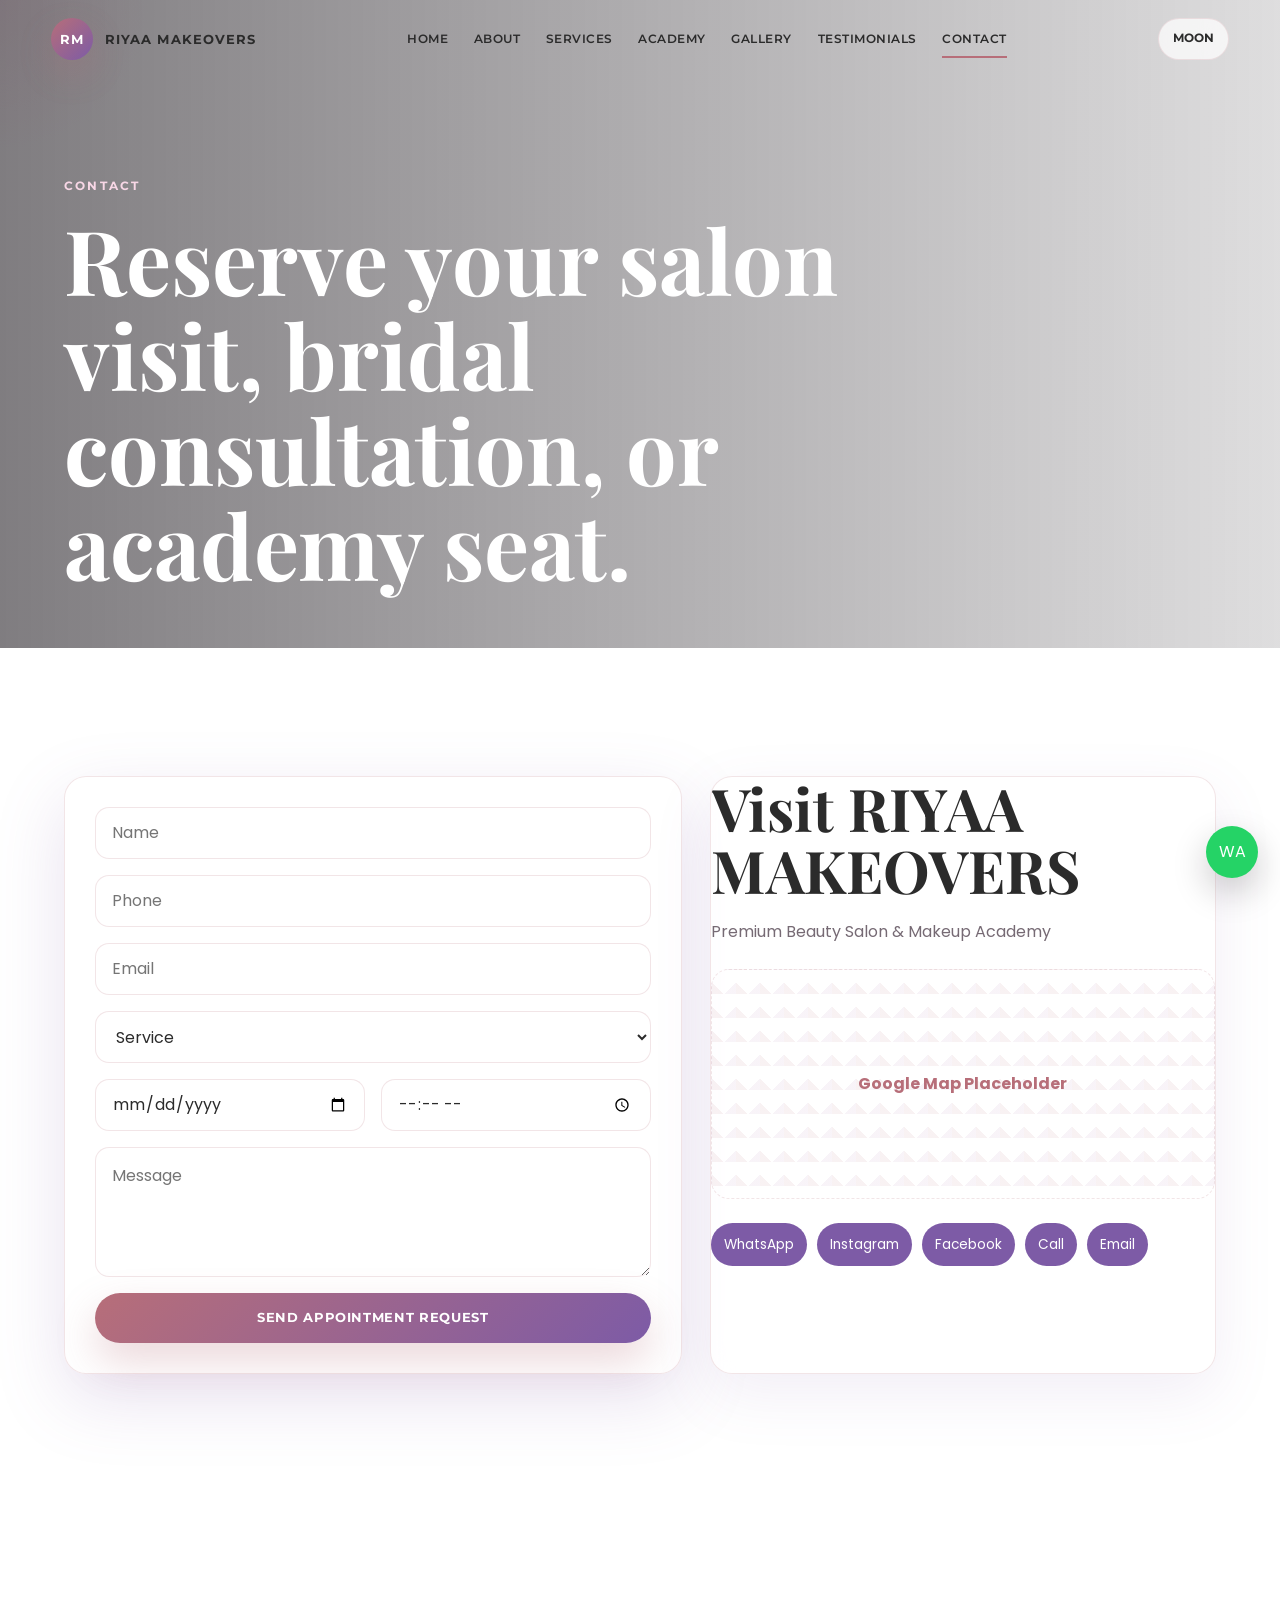
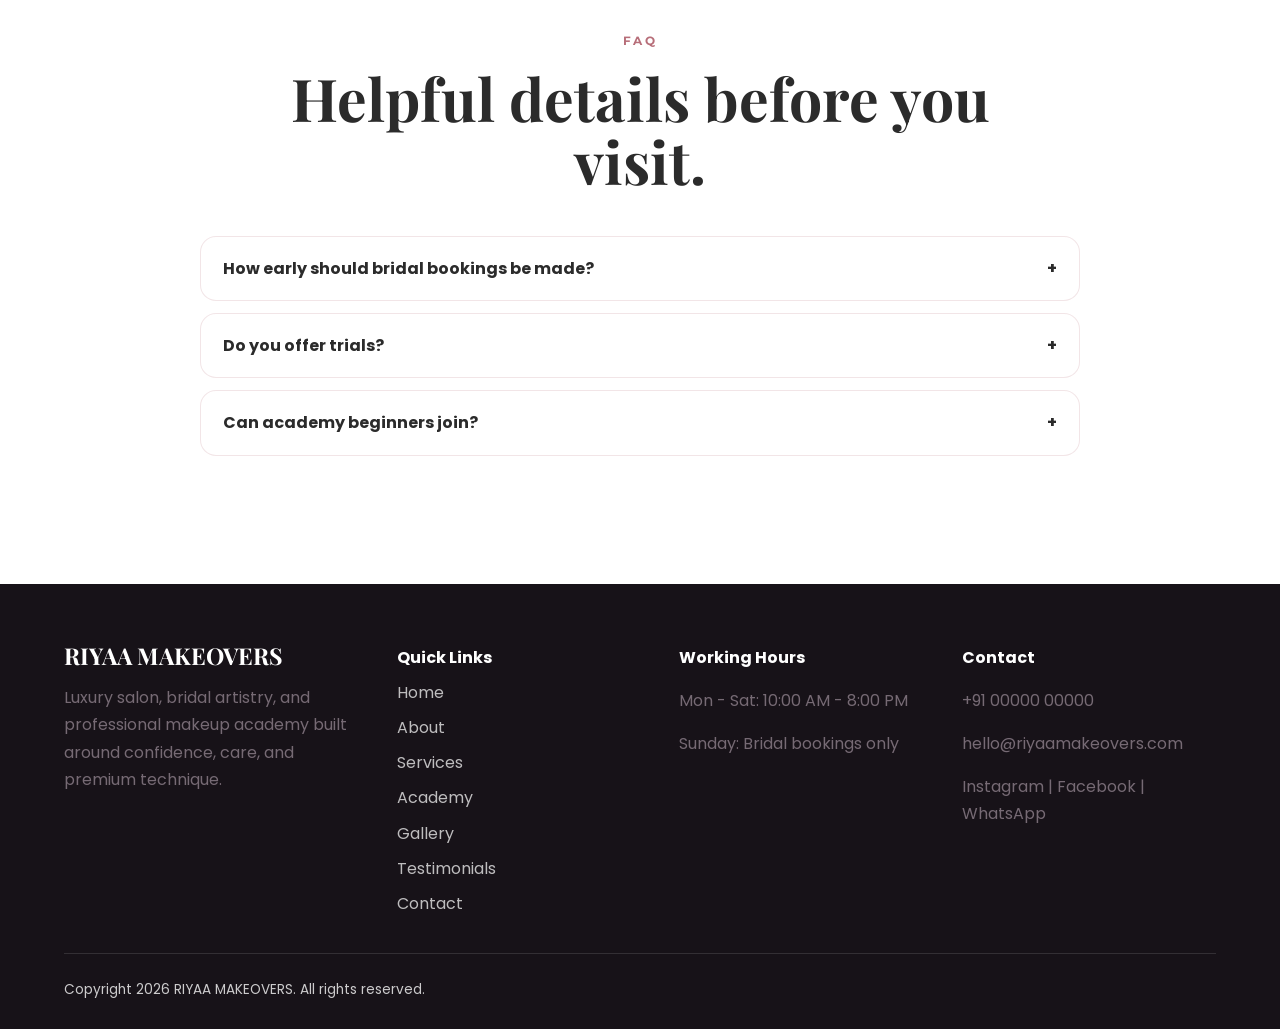
<file: contact.html>
<!DOCTYPE html>
<html lang="en">
<head>
  <meta charset="UTF-8">
  <meta name="viewport" content="width=device-width, initial-scale=1.0">
  <meta name="description" content="Contact RIYAA MAKEOVERS for salon services, bridal makeup, and academy enrollment.">
  <title>Contact | RIYAA MAKEOVERS</title>
  <link rel="preconnect" href="https://fonts.googleapis.com">
  <link rel="preconnect" href="https://fonts.gstatic.com" crossorigin>
  <link href="https://fonts.googleapis.com/css2?family=Montserrat:wght@500;600;700&family=Playfair+Display:wght@600;700;800&family=Poppins:wght@300;400;500;600&display=swap" rel="stylesheet">
  <link rel="stylesheet" href="css/style.css">
  <link rel="stylesheet" href="css/animations.css">
  <link rel="stylesheet" href="css/responsive.css">
</head>
<body>
  <div class="preloader" aria-hidden="true"><span>RIYAA</span></div>
  <div class="scroll-progress" aria-hidden="true"></div>
  <div class="cursor-glow" aria-hidden="true"></div>
  <header class="site-header" data-header></header>
  <main>
    <section class="page-hero contact-hero">
      <div class="page-hero-copy reveal fade-up">
        <p class="eyebrow">Contact</p>
        <h1>Reserve your salon visit, bridal consultation, or academy seat.</h1>
      </div>
    </section>
    <section class="section contact-layout">
      <form class="contact-form reveal fade-right" data-appointment-form>
        <input type="text" name="name" placeholder="Name" required>
        <input type="tel" name="phone" placeholder="Phone" required>
        <input type="email" name="email" placeholder="Email" required>
        <select name="service" required><option value="">Service</option><option>Bridal Makeup</option><option>Hair Spa</option><option>Facial</option><option>Academy</option></select>
        <div class="form-row"><input type="date" name="date" required><input type="time" name="time" required></div>
        <textarea name="message" placeholder="Message"></textarea>
        <button class="btn btn-primary" type="submit">Send Appointment Request</button>
      </form>
      <aside class="contact-card reveal fade-left">
        <h2>Visit RIYAA MAKEOVERS</h2>
        <p>Premium Beauty Salon & Makeup Academy</p>
        <div class="map-placeholder">Google Map Placeholder</div>
        <div class="social-actions">
          <a href="https://wa.me/910000000000">WhatsApp</a>
          <a href="https://instagram.com/">Instagram</a>
          <a href="https://facebook.com/">Facebook</a>
          <a href="tel:+910000000000">Call</a>
          <a href="mailto:hello@riyaamakeovers.com">Email</a>
        </div>
      </aside>
    </section>
    <section class="section faq-section">
      <div class="section-heading reveal fade-up"><p class="eyebrow">FAQ</p><h2>Helpful details before you visit.</h2></div>
      <div class="faq-list" data-faq>
        <button>How early should bridal bookings be made?<span>+</span></button>
        <p>For peak wedding dates, reserve 6 to 10 weeks in advance.</p>
        <button>Do you offer trials?<span>+</span></button>
        <p>Yes, bridal and reception trial consultations are available by appointment.</p>
        <button>Can academy beginners join?<span>+</span></button>
        <p>Yes, the Basic to Advanced program is designed for beginners and growing artists.</p>
      </div>
    </section>
  </main>
  <footer class="site-footer"></footer>
  <div class="toast" data-toast>Appointment request sent beautifully.</div>
  <a class="whatsapp-float" href="https://wa.me/910000000000" aria-label="Chat on WhatsApp">WA</a>
  <button class="back-to-top" type="button" data-back-top aria-label="Back to top">Up</button>
  <script src="js/main.js"></script>
  <script src="js/animations.js"></script>
  <script src="js/appointment.js"></script>
</body>
</html>
</file>
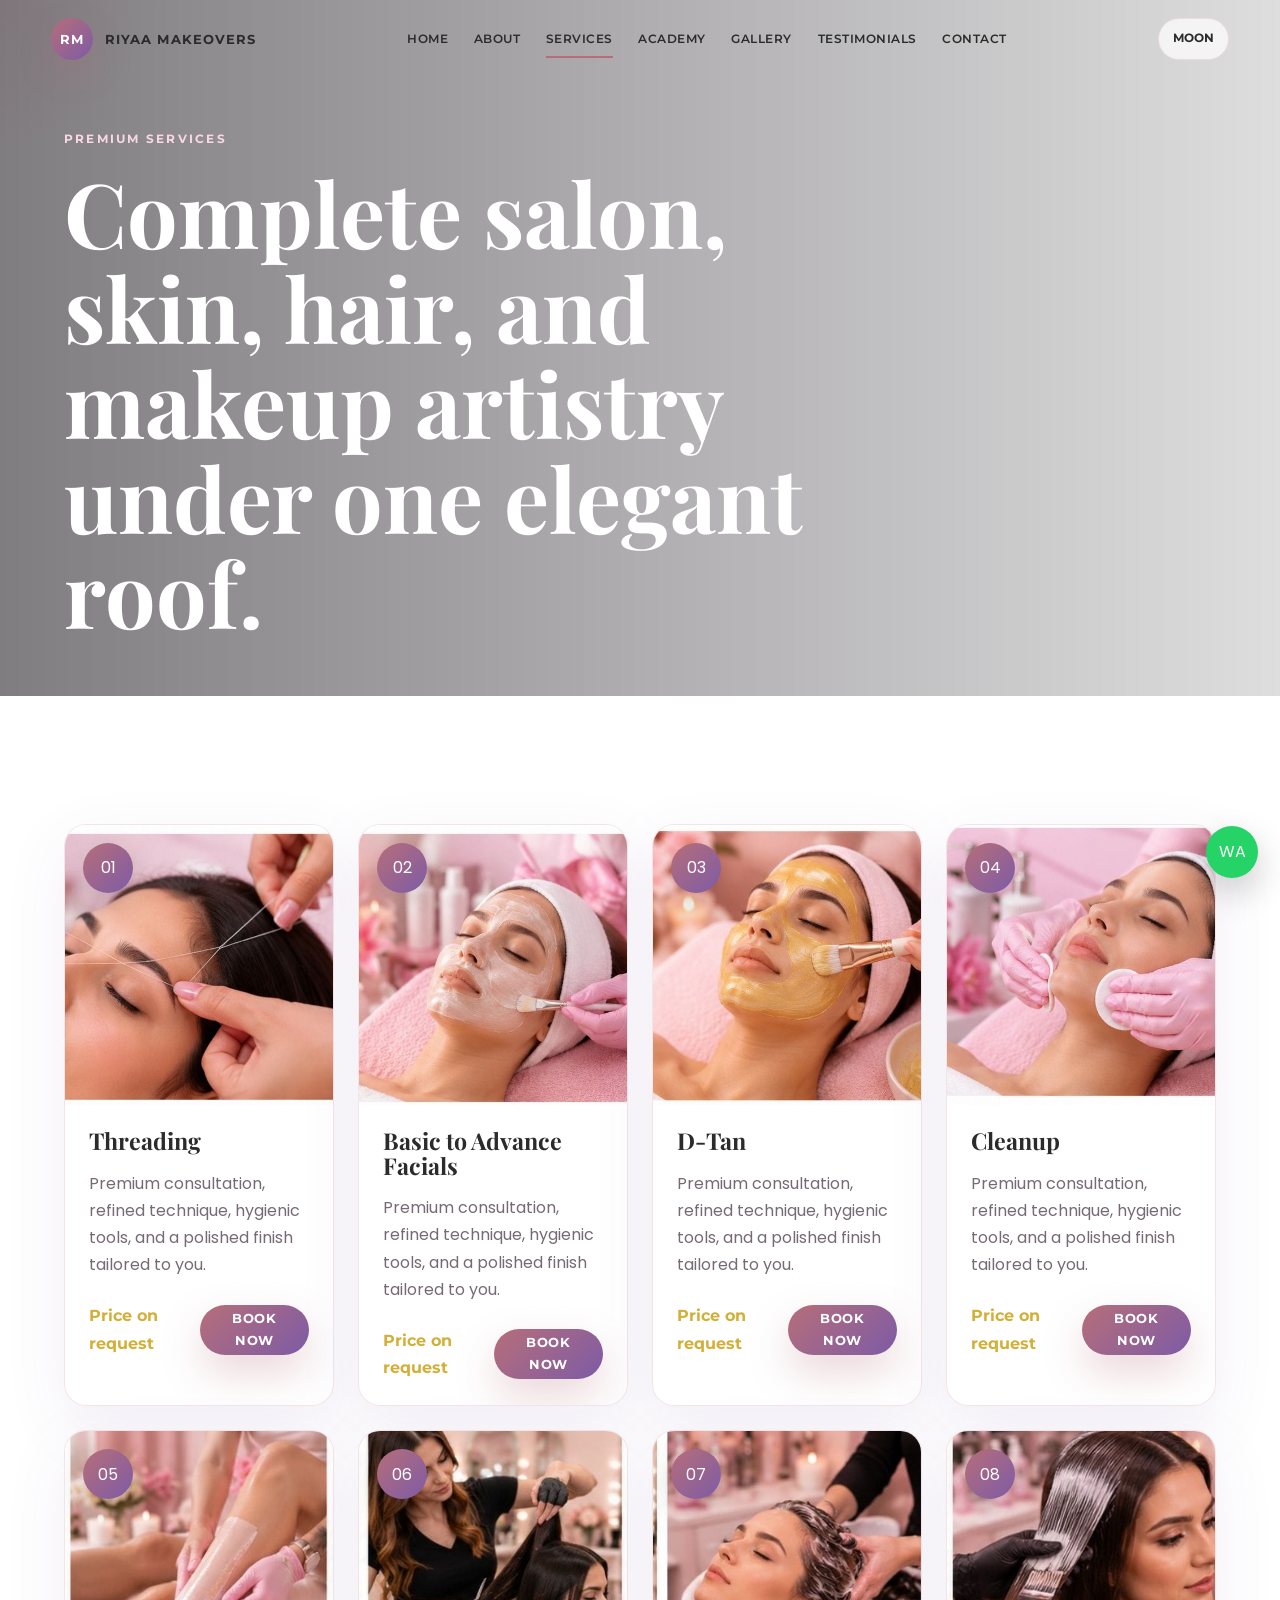
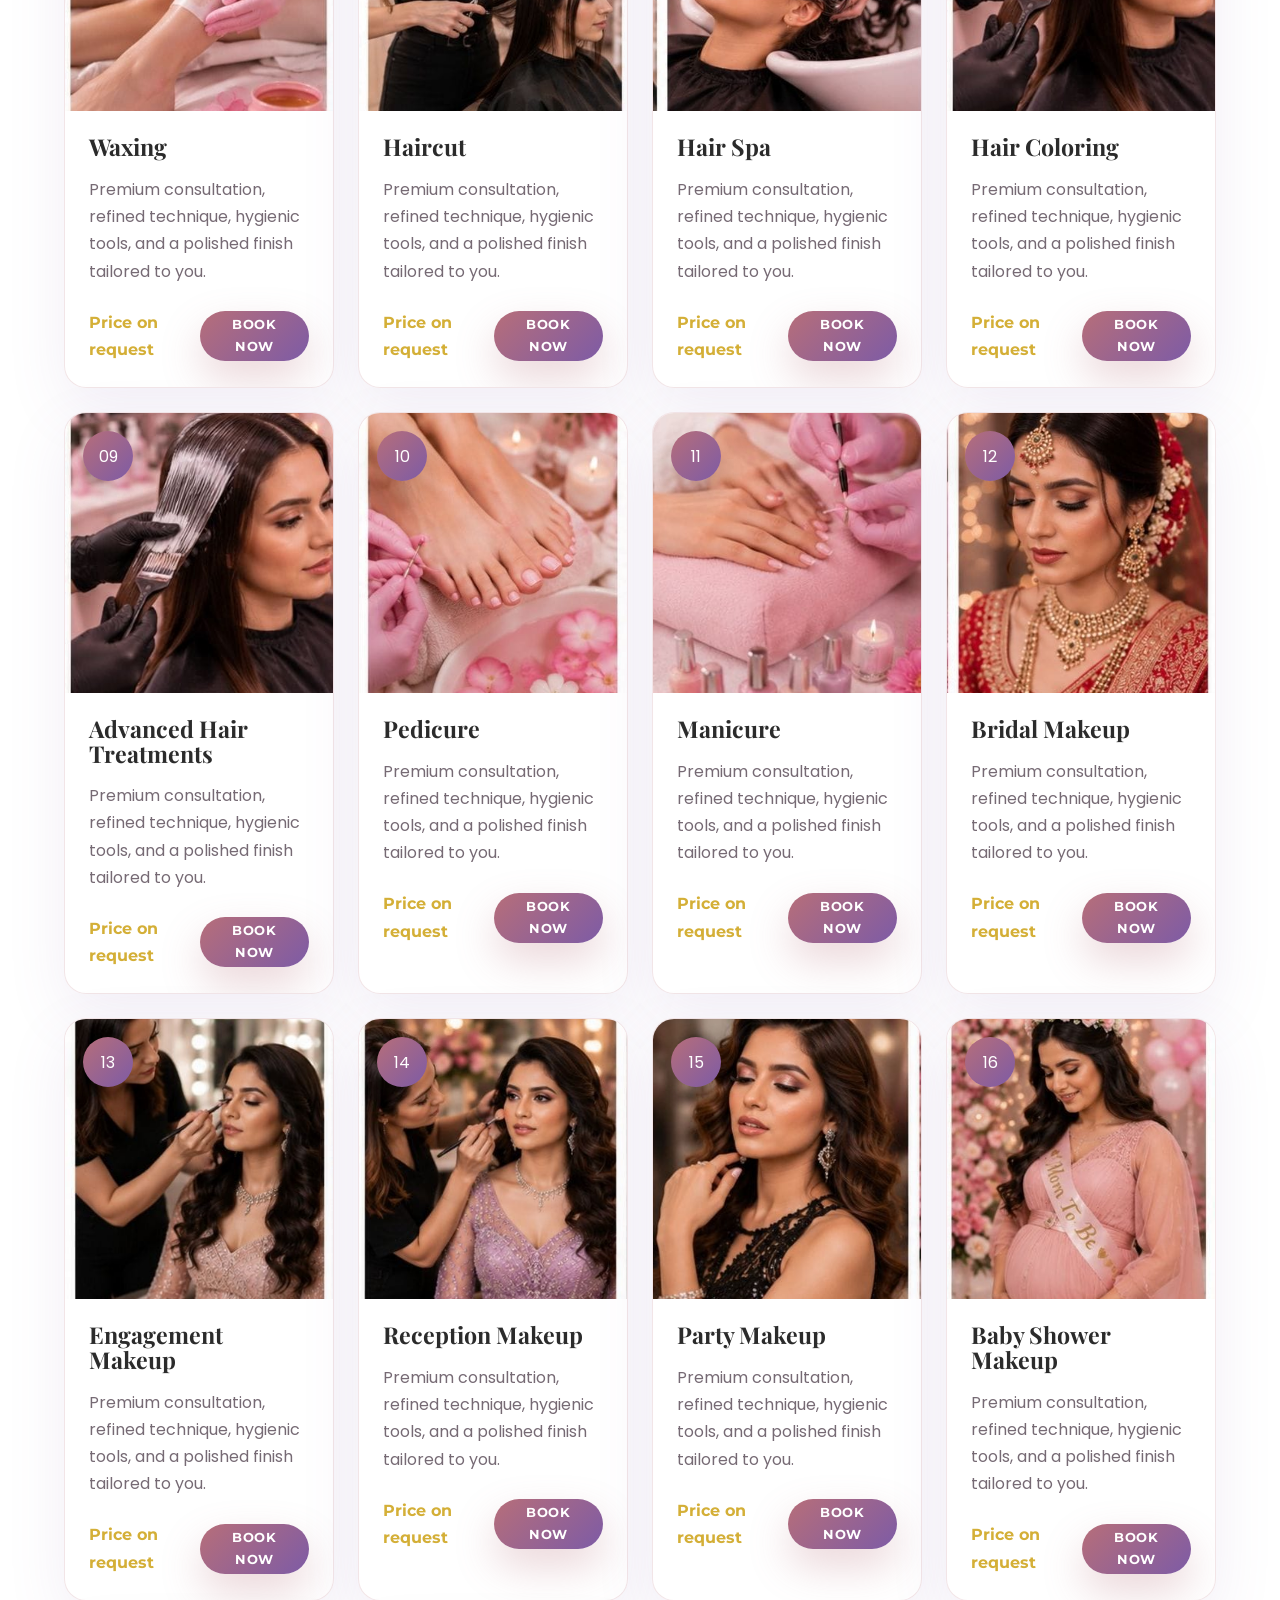
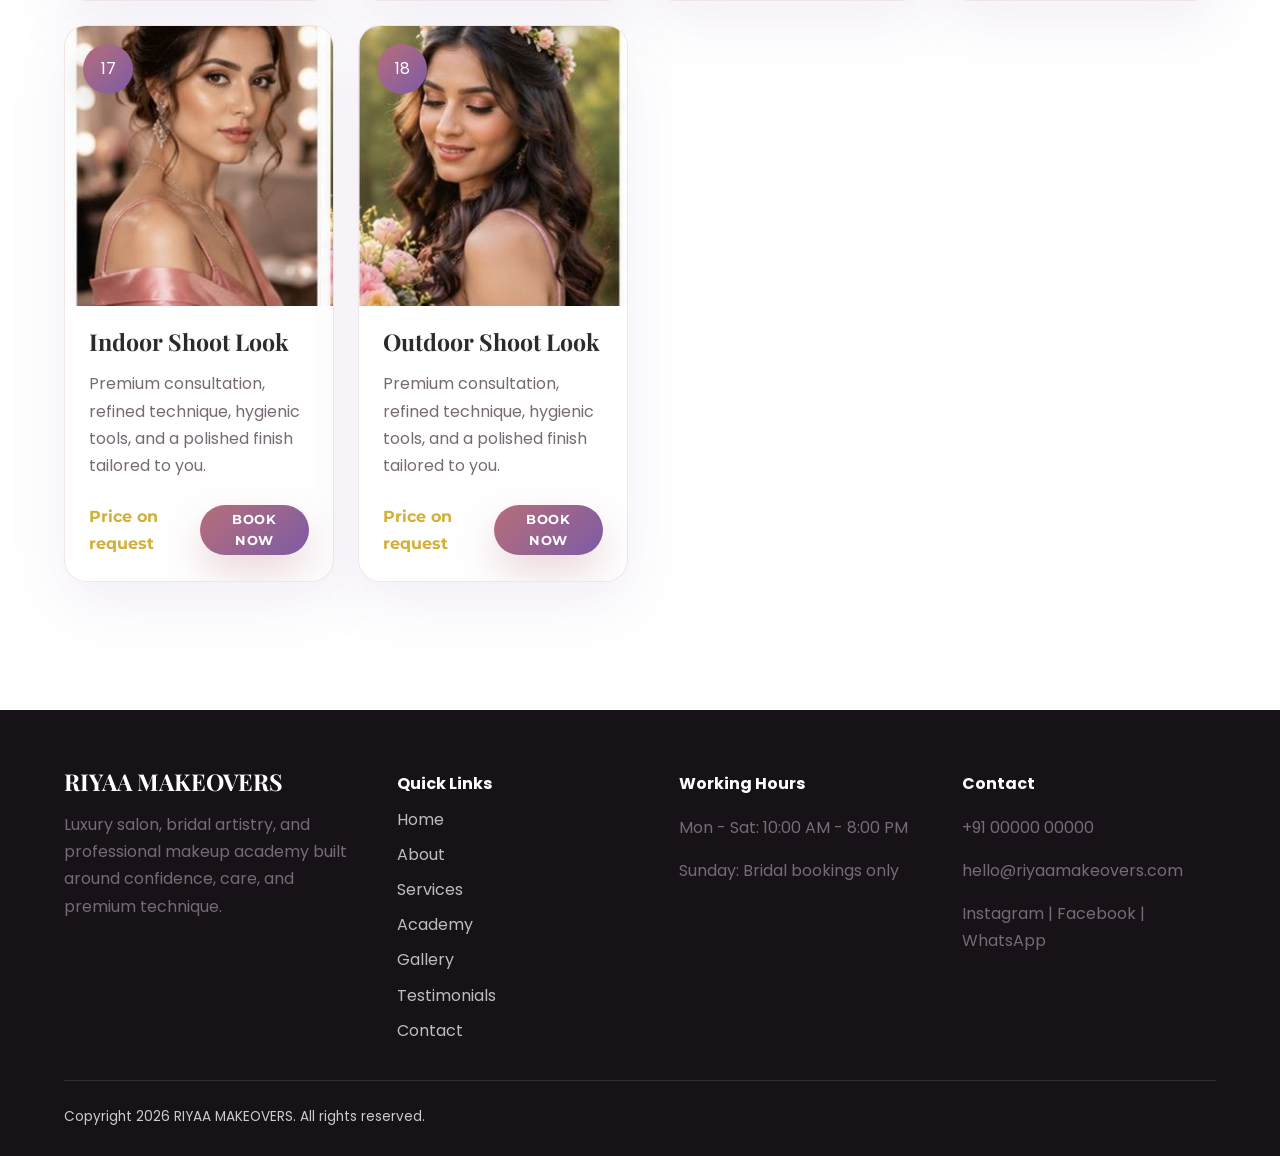
<file: services.html>
<!DOCTYPE html>
<html lang="en">
<head>
  <meta charset="UTF-8">
  <meta name="viewport" content="width=device-width, initial-scale=1.0">
  <meta name="description" content="Explore salon, hair, skin, bridal, and makeup services at RIYAA MAKEOVERS.">
  <title>Services | RIYAA MAKEOVERS</title>
  <link rel="preconnect" href="https://fonts.googleapis.com">
  <link rel="preconnect" href="https://fonts.gstatic.com" crossorigin>
  <link href="https://fonts.googleapis.com/css2?family=Montserrat:wght@500;600;700&family=Playfair+Display:wght@600;700;800&family=Poppins:wght@300;400;500;600&display=swap" rel="stylesheet">
  <link rel="stylesheet" href="css/style.css">
  <link rel="stylesheet" href="css/animations.css">
  <link rel="stylesheet" href="css/responsive.css">
</head>
<body>
  <div class="preloader" aria-hidden="true"><span>RIYAA</span></div>
  <div class="scroll-progress" aria-hidden="true"></div>
  <div class="cursor-glow" aria-hidden="true"></div>
  <header class="site-header" data-header></header>
  <main>
    <section class="page-hero services-hero">
      <div class="page-hero-copy reveal fade-up">
        <p class="eyebrow">Premium Services</p>
        <h1>Complete salon, skin, hair, and makeup artistry under one elegant roof.</h1>
      </div>
    </section>
    <section class="section">
      <div class="services-grid" data-services-grid></div>
    </section>
  </main>
  <footer class="site-footer"></footer>
  <div class="booking-modal" data-booking-modal aria-hidden="true">
    <div class="modal-card" role="dialog" aria-modal="true" aria-label="Book appointment">
      <button class="modal-close" type="button" data-close-booking aria-label="Close booking">Close</button>
      <h2>Book a Service</h2>
      <form class="appointment-form" data-appointment-form>
        <input type="text" name="name" placeholder="Name" required>
        <input type="tel" name="phone" placeholder="Phone" required>
        <input type="date" name="date" required>
        <button class="btn btn-primary" type="submit">Send Request</button>
      </form>
    </div>
  </div>
  <div class="toast" data-toast>Appointment request sent beautifully.</div>
  <a class="whatsapp-float" href="https://wa.me/910000000000" aria-label="Chat on WhatsApp">WA</a>
  <button class="back-to-top" type="button" data-back-top aria-label="Back to top">Up</button>
  <script src="js/main.js"></script>
  <script src="js/animations.js"></script>
  <script src="js/appointment.js"></script>
</body>
</html>
</file>
<file: css/style.css>
:root {
  --rose: #b76e79;
  --lavender: #c8a2c8;
  --pink: #f8d7e6;
  --white: #ffffff;
  --soft: #fff8fa;
  --text: #2b2b2b;
  --purple: #7d5ba6;
  --gold: #d4af37;
  --ink: #171218;
  --muted: #766a74;
  --line: rgba(183, 110, 121, 0.18);
  --glass: rgba(255, 255, 255, 0.72);
  --shadow: 0 24px 70px rgba(125, 91, 166, 0.18);
  --radius: 22px;
}

* {
  box-sizing: border-box;
}

html {
  scroll-behavior: smooth;
}

body {
  margin: 0;
  color: var(--text);
  background: var(--white);
  font-family: "Poppins", sans-serif;
  line-height: 1.7;
  overflow-x: hidden;
}

body.dark {
  --white: #151016;
  --soft: #211822;
  --text: #f7edf2;
  --muted: #cdbec9;
  --glass: rgba(38, 27, 40, 0.74);
  --line: rgba(248, 215, 230, 0.16);
  background: #151016;
}

img {
  display: block;
  width: 100%;
  height: 100%;
  object-fit: cover;
}

a {
  color: inherit;
  text-decoration: none;
}

button,
input,
select,
textarea {
  font: inherit;
}

h1,
h2,
h3 {
  margin: 0;
  color: var(--text);
  font-family: "Playfair Display", serif;
  line-height: 1.06;
}

h1 {
  font-size: clamp(3rem, 7vw, 7rem);
  letter-spacing: 0;
}

h2 {
  font-size: clamp(2.2rem, 4.6vw, 4.8rem);
}

h3 {
  font-size: 1.45rem;
}

p {
  color: var(--muted);
}

.preloader {
  position: fixed;
  inset: 0;
  z-index: 1000;
  display: grid;
  place-items: center;
  background: var(--soft);
  transition: opacity 0.45s ease, visibility 0.45s ease;
}

.preloader span {
  color: var(--rose);
  font-family: "Playfair Display", serif;
  font-size: 2rem;
  letter-spacing: 0.18em;
}

.preloader.loaded {
  opacity: 0;
  visibility: hidden;
}

.scroll-progress {
  position: fixed;
  top: 0;
  left: 0;
  z-index: 1001;
  width: 0;
  height: 3px;
  background: linear-gradient(90deg, var(--rose), var(--gold), var(--lavender));
}

.cursor-glow {
  position: fixed;
  z-index: 0;
  width: 340px;
  height: 340px;
  border-radius: 50%;
  pointer-events: none;
  background: radial-gradient(circle, rgba(248, 215, 230, 0.42), transparent 65%);
  transform: translate(-50%, -50%);
  mix-blend-mode: multiply;
}

.site-header {
  position: fixed;
  top: 0;
  left: 0;
  right: 0;
  z-index: 50;
  display: flex;
  align-items: center;
  gap: 24px;
  justify-content: space-between;
  padding: 18px clamp(18px, 4vw, 64px);
  color: var(--text);
  transition: background 0.3s ease, box-shadow 0.3s ease, padding 0.3s ease;
}

.site-header.scrolled,
.site-header.nav-open {
  padding-block: 12px;
  background: rgba(255, 255, 255, 0.82);
  box-shadow: 0 12px 40px rgba(125, 91, 166, 0.12);
  backdrop-filter: blur(18px);
}

body.dark .site-header.scrolled,
body.dark .site-header.nav-open {
  background: rgba(21, 16, 22, 0.86);
}

.brand {
  z-index: 2;
  display: inline-flex;
  align-items: center;
  gap: 12px;
  font-family: "Montserrat", sans-serif;
  font-size: 0.82rem;
  font-weight: 700;
  letter-spacing: 0.08em;
}

.brand-mark {
  display: grid;
  place-items: center;
  width: 42px;
  height: 42px;
  color: var(--white);
  background: linear-gradient(135deg, var(--rose), var(--purple));
  border-radius: 50%;
  box-shadow: 0 14px 34px rgba(183, 110, 121, 0.24);
}

.site-nav {
  display: flex;
  align-items: center;
  gap: clamp(12px, 2vw, 28px);
}

.site-nav a {
  position: relative;
  font-family: "Montserrat", sans-serif;
  font-size: 0.78rem;
  font-weight: 600;
  letter-spacing: 0.04em;
  text-transform: uppercase;
}

.site-nav a::after {
  position: absolute;
  left: 0;
  bottom: -8px;
  width: 100%;
  height: 2px;
  content: "";
  background: var(--rose);
  transform: scaleX(0);
  transform-origin: right;
  transition: transform 0.3s ease;
}

.site-nav a:hover::after,
.site-nav a.active::after {
  transform: scaleX(1);
  transform-origin: left;
}

.theme-toggle,
.nav-toggle {
  border: 1px solid var(--line);
  color: var(--text);
  background: var(--glass);
  cursor: pointer;
  backdrop-filter: blur(14px);
}

.theme-toggle {
  padding: 10px 14px;
  border-radius: 999px;
  font-family: "Montserrat", sans-serif;
  font-size: 0.72rem;
  font-weight: 700;
  text-transform: uppercase;
}

.nav-toggle {
  z-index: 2;
  display: none;
  width: 44px;
  height: 44px;
  border-radius: 50%;
}

.nav-toggle span {
  display: block;
  width: 18px;
  height: 2px;
  margin: 4px auto;
  background: var(--text);
  transition: transform 0.3s ease, opacity 0.3s ease;
}

.hero,
.page-hero {
  position: relative;
  display: grid;
  min-height: 100vh;
  padding: 128px clamp(20px, 5vw, 86px) 56px;
  overflow: hidden;
}

.hero {
  grid-template-columns: minmax(0, 0.95fr) minmax(320px, 0.85fr);
  gap: 50px;
  align-items: center;
}

.luxury-gradient {
  background:
    radial-gradient(circle at 12% 18%, rgba(248, 215, 230, 0.8), transparent 30%),
    radial-gradient(circle at 88% 20%, rgba(200, 162, 200, 0.42), transparent 34%),
    linear-gradient(135deg, var(--soft), var(--white) 54%, #fff2f7);
}

.hero-copy,
.hero-visual {
  position: relative;
  z-index: 2;
}

.eyebrow {
  margin: 0 0 16px;
  color: var(--rose);
  font-family: "Montserrat", sans-serif;
  font-size: 0.78rem;
  font-weight: 700;
  letter-spacing: 0.18em;
  text-transform: uppercase;
}

.hero-subtitle {
  max-width: 680px;
  margin: 26px 0 34px;
  font-size: 1.12rem;
}

.hero-actions {
  display: flex;
  flex-wrap: wrap;
  gap: 14px;
}

.btn {
  position: relative;
  display: inline-flex;
  align-items: center;
  justify-content: center;
  min-height: 50px;
  padding: 0 24px;
  overflow: hidden;
  border: 0;
  border-radius: 999px;
  font-family: "Montserrat", sans-serif;
  font-size: 0.8rem;
  font-weight: 700;
  letter-spacing: 0.05em;
  text-transform: uppercase;
  cursor: pointer;
  transition: transform 0.3s ease, box-shadow 0.3s ease;
}

.btn:hover {
  transform: translateY(-3px);
}

.btn-primary {
  color: #fff;
  background: linear-gradient(135deg, var(--rose), var(--purple));
  box-shadow: 0 18px 40px rgba(183, 110, 121, 0.28);
}

.btn-ghost {
  color: var(--text);
  border: 1px solid var(--line);
  background: var(--glass);
  backdrop-filter: blur(12px);
}

.hero-image-frame {
  aspect-ratio: 4 / 5.25;
  padding: 14px;
  overflow: hidden;
  background: rgba(255, 255, 255, 0.52);
  border: 1px solid rgba(255, 255, 255, 0.72);
  border-radius: 44% 44% 18px 18px;
  box-shadow: var(--shadow);
}

.hero-image-frame img {
  border-radius: 42% 42% 14px 14px;
}

.floating-icon {
  position: absolute;
  display: grid;
  place-items: center;
  min-width: 74px;
  min-height: 74px;
  padding: 14px;
  background: var(--glass);
  border: 1px solid rgba(255, 255, 255, 0.66);
  border-radius: 50%;
  box-shadow: var(--shadow);
  animation: float 5s ease-in-out infinite;
  backdrop-filter: blur(16px);
}

.floating-icon::before,
.floating-icon::after {
  position: absolute;
  content: "";
}

.brush::before {
  width: 8px;
  height: 46px;
  background: linear-gradient(var(--gold), var(--rose));
  border-radius: 999px;
  transform: rotate(42deg);
}

.brush::after {
  width: 20px;
  height: 18px;
  background: var(--purple);
  border-radius: 60% 60% 30% 30%;
  transform: translate(13px, -14px) rotate(42deg);
}

.bloom::before {
  width: 42px;
  height: 42px;
  background:
    radial-gradient(circle at 50% 18%, var(--pink) 0 22%, transparent 24%),
    radial-gradient(circle at 82% 50%, var(--lavender) 0 22%, transparent 24%),
    radial-gradient(circle at 50% 82%, var(--pink) 0 22%, transparent 24%),
    radial-gradient(circle at 18% 50%, var(--lavender) 0 22%, transparent 24%),
    radial-gradient(circle, var(--gold) 0 15%, transparent 16%);
}

.sparkle::before,
.sparkle::after {
  width: 38px;
  height: 38px;
  background: linear-gradient(135deg, var(--gold), var(--rose));
  clip-path: polygon(50% 0, 62% 38%, 100% 50%, 62% 62%, 50% 100%, 38% 62%, 0 50%, 38% 38%);
}

.sparkle::after {
  width: 18px;
  height: 18px;
  opacity: 0.45;
  transform: translate(20px, -18px);
}

.brush { top: 18%; left: -10px; }
.bloom { right: 0; bottom: 18%; animation-delay: 0.8s; }
.sparkle { right: 16%; top: 2%; animation-delay: 1.4s; }

.particle-field::before,
.particle-field::after {
  position: absolute;
  inset: 10% 8%;
  z-index: 1;
  content: "";
  background-image:
    radial-gradient(circle, rgba(212, 175, 55, 0.52) 1px, transparent 2px),
    radial-gradient(circle, rgba(183, 110, 121, 0.42) 1px, transparent 2px);
  background-position: 0 0, 42px 56px;
  background-size: 120px 120px;
  opacity: 0.55;
  animation: drift 18s linear infinite;
}

.stats-band {
  display: grid;
  grid-template-columns: repeat(4, 1fr);
  gap: 18px;
  padding: 34px clamp(20px, 5vw, 86px);
  background: var(--ink);
}

.stat {
  text-align: center;
}

.stat strong {
  display: block;
  color: var(--gold);
  font-family: "Playfair Display", serif;
  font-size: clamp(2rem, 4vw, 4rem);
  line-height: 1;
}

.stat strong::after {
  content: "+";
}

.stat span {
  color: rgba(255, 255, 255, 0.72);
  font-size: 0.88rem;
}

.section {
  padding: clamp(70px, 10vw, 130px) clamp(20px, 5vw, 86px);
}

.section-heading {
  max-width: 820px;
  margin: 0 auto 44px;
  text-align: center;
}

.feature-grid,
.blog-grid,
.services-grid,
.value-section {
  display: grid;
  grid-template-columns: repeat(3, minmax(0, 1fr));
  gap: 24px;
}

.feature-grid.compact,
.blog-grid {
  max-width: 1120px;
  margin: 0 auto;
}

.glass-card,
.service-card,
.mini-card,
.value-card,
.contact-card,
.review-card,
.video-placeholder {
  position: relative;
  overflow: hidden;
  border: 1px solid var(--line);
  border-radius: var(--radius);
  background: var(--glass);
  box-shadow: 0 20px 60px rgba(125, 91, 166, 0.1);
  backdrop-filter: blur(18px);
  transition: transform 0.35s ease, box-shadow 0.35s ease, border-color 0.35s ease;
}

.glass-card:hover,
.service-card:hover,
.mini-card:hover,
.value-card:hover {
  transform: translateY(-8px);
  border-color: rgba(212, 175, 55, 0.52);
  box-shadow: 0 28px 80px rgba(183, 110, 121, 0.22);
}

.glass-card img,
.service-card img {
  height: 280px;
}

.glass-card h3,
.glass-card p,
.service-card h3,
.service-card p,
.service-card .card-bottom {
  padding-inline: 24px;
}

.glass-card h3,
.service-card h3 {
  margin-top: 24px;
}

.glass-card p,
.service-card p {
  margin-bottom: 24px;
}

.split-section {
  display: grid;
  grid-template-columns: minmax(0, 0.9fr) minmax(0, 1fr);
  gap: clamp(28px, 5vw, 70px);
  align-items: center;
  background: var(--soft);
}

.split-media {
  min-height: 520px;
  overflow: hidden;
  border-radius: 8px;
  box-shadow: var(--shadow);
}

.split-copy {
  max-width: 660px;
}

.progress-list {
  display: grid;
  gap: 18px;
  margin: 30px 0;
}

.progress-list span {
  color: var(--text);
  font-weight: 600;
}

.progress-list b {
  display: block;
  width: 100%;
  height: 8px;
  margin-top: 8px;
  overflow: hidden;
  background: rgba(183, 110, 121, 0.12);
  border-radius: 999px;
}

.progress-list b::after {
  display: block;
  width: var(--value, 90%);
  height: 100%;
  content: "";
  background: linear-gradient(90deg, var(--rose), var(--gold));
}

.progress-list .p-92 { --value: 92%; }
.progress-list .p-96 { --value: 96%; }
.progress-list .p-98 { --value: 98%; }

.mini-card,
.value-card,
.video-placeholder {
  padding: 30px;
}

.mini-card span,
.video-placeholder span {
  color: var(--gold);
  font-family: "Montserrat", sans-serif;
  font-size: 0.75rem;
  font-weight: 700;
  letter-spacing: 0.14em;
  text-transform: uppercase;
}

.page-hero {
  min-height: 72vh;
  align-items: end;
  background:
    linear-gradient(90deg, rgba(23, 18, 24, 0.54), rgba(23, 18, 24, 0.12)),
    url("https://images.unsplash.com/photo-1522337360788-8b13dee7a37e?auto=format&fit=crop&w=1800&q=85") center/cover;
}

.services-hero { background-image: linear-gradient(90deg, rgba(23, 18, 24, 0.55), rgba(23, 18, 24, 0.14)), url("https://images.unsplash.com/photo-1521590832167-7bcbfaa6381f?auto=format&fit=crop&w=1800&q=85"); }
.academy-hero { background-image: linear-gradient(90deg, rgba(23, 18, 24, 0.55), rgba(23, 18, 24, 0.14)), url("https://images.unsplash.com/photo-1522335789203-aabd1fc54bc9?auto=format&fit=crop&w=1800&q=85"); }
.gallery-hero { background-image: linear-gradient(90deg, rgba(23, 18, 24, 0.55), rgba(23, 18, 24, 0.14)), url("https://images.unsplash.com/photo-1516975080664-ed2fc6a32937?auto=format&fit=crop&w=1800&q=85"); }
.testimonials-hero { background-image: linear-gradient(90deg, rgba(23, 18, 24, 0.55), rgba(23, 18, 24, 0.14)), url("https://images.unsplash.com/photo-1515377905703-c4788e51af15?auto=format&fit=crop&w=1800&q=85"); }
.contact-hero { background-image: linear-gradient(90deg, rgba(23, 18, 24, 0.55), rgba(23, 18, 24, 0.14)), url("https://images.unsplash.com/photo-1540555700478-4be289fbecef?auto=format&fit=crop&w=1800&q=85"); }

.page-hero-copy {
  max-width: 880px;
}

.page-hero h1,
.page-hero .eyebrow {
  color: #fff;
}

.page-hero .eyebrow {
  color: var(--pink);
}

.services-grid {
  grid-template-columns: repeat(4, minmax(0, 1fr));
}

.service-card .icon {
  position: absolute;
  top: 18px;
  left: 18px;
  z-index: 2;
  display: grid;
  place-items: center;
  width: 50px;
  height: 50px;
  color: #fff;
  background: linear-gradient(135deg, var(--rose), var(--purple));
  border-radius: 50%;
  box-shadow: 0 12px 30px rgba(23, 18, 24, 0.16);
}

.card-bottom {
  display: flex;
  align-items: center;
  justify-content: space-between;
  gap: 14px;
  padding-bottom: 24px;
}

.price {
  color: var(--gold);
  font-family: "Montserrat", sans-serif;
  font-weight: 700;
}

.timeline {
  position: relative;
  display: grid;
  gap: 28px;
  max-width: 1000px;
  margin: 0 auto;
}

.timeline::before {
  position: absolute;
  top: 0;
  bottom: 0;
  left: 50%;
  width: 1px;
  content: "";
  background: var(--line);
}

.timeline-item {
  width: calc(50% - 34px);
  padding: 28px;
  border: 1px solid var(--line);
  border-radius: var(--radius);
  background: var(--glass);
  box-shadow: var(--shadow);
}

.timeline-item:nth-child(even) {
  justify-self: end;
}

.timeline-item span {
  color: var(--rose);
  font-weight: 700;
}

.check-list {
  display: grid;
  gap: 14px;
  padding: 0;
  list-style: none;
}

.check-list li {
  padding: 16px 18px;
  border: 1px solid var(--line);
  border-radius: 14px;
  background: var(--glass);
}

.filter-bar,
.slider-controls {
  display: flex;
  flex-wrap: wrap;
  gap: 12px;
  justify-content: center;
  margin-bottom: 34px;
}

.filter-bar button,
.slider-controls button,
.faq-list button {
  border: 1px solid var(--line);
  color: var(--text);
  background: var(--glass);
  cursor: pointer;
}

.filter-bar button,
.slider-controls button {
  padding: 11px 18px;
  border-radius: 999px;
  font-weight: 700;
}

.filter-bar button.active,
.filter-bar button:hover,
.slider-controls button:hover {
  color: #fff;
  background: var(--rose);
}

.masonry-gallery {
  column-count: 4;
  column-gap: 20px;
}

.gallery-item {
  position: relative;
  display: inline-block;
  width: 100%;
  margin: 0 0 20px;
  overflow: hidden;
  border: 0;
  border-radius: 20px;
  background: var(--soft);
  cursor: zoom-in;
  box-shadow: 0 18px 46px rgba(125, 91, 166, 0.12);
}

.gallery-item img {
  min-height: 260px;
  transition: transform 0.5s ease;
}

.gallery-item:hover img {
  transform: scale(1.06);
}

.lightbox,
.booking-modal {
  position: fixed;
  inset: 0;
  z-index: 200;
  display: none;
  place-items: center;
  padding: 24px;
  background: rgba(23, 18, 24, 0.78);
}

.lightbox.open,
.booking-modal.open {
  display: grid;
}

.lightbox img {
  width: min(880px, 92vw);
  max-height: 82vh;
  border-radius: 18px;
  object-fit: contain;
}

.lightbox button,
.modal-close {
  position: absolute;
  top: 20px;
  right: 20px;
  border: 0;
  color: #fff;
  background: var(--rose);
  border-radius: 999px;
  padding: 10px 16px;
  cursor: pointer;
}

.testimonial-slider {
  max-width: 920px;
  margin: 0 auto;
}

.review-card {
  display: none;
  grid-template-columns: 180px 1fr;
  gap: 28px;
  align-items: center;
  padding: 28px;
}

.review-card.active {
  display: grid;
}

.review-card img {
  aspect-ratio: 1;
  border-radius: 50%;
}

.stars {
  color: var(--gold);
  letter-spacing: 0.16em;
}

.contact-layout {
  display: grid;
  grid-template-columns: minmax(0, 1fr) minmax(320px, 0.82fr);
  gap: 28px;
}

.contact-form,
.appointment-form {
  display: grid;
  gap: 16px;
}

.contact-form {
  padding: 30px;
  border: 1px solid var(--line);
  border-radius: var(--radius);
  background: var(--glass);
  box-shadow: var(--shadow);
}

.form-row {
  display: grid;
  grid-template-columns: 1fr 1fr;
  gap: 16px;
}

input,
select,
textarea {
  width: 100%;
  min-height: 52px;
  padding: 0 16px;
  border: 1px solid var(--line);
  color: var(--text);
  background: rgba(255, 255, 255, 0.7);
  border-radius: 14px;
  outline: none;
}

body.dark input,
body.dark select,
body.dark textarea {
  background: rgba(255, 255, 255, 0.08);
}

textarea {
  min-height: 130px;
  padding-top: 14px;
  resize: vertical;
}

.map-placeholder {
  display: grid;
  min-height: 230px;
  place-items: center;
  margin: 24px 0;
  color: var(--rose);
  border: 1px dashed var(--line);
  border-radius: 18px;
  background:
    linear-gradient(45deg, rgba(183, 110, 121, 0.09) 25%, transparent 25%),
    linear-gradient(-45deg, rgba(200, 162, 200, 0.12) 25%, transparent 25%);
  background-size: 24px 24px;
  font-weight: 700;
}

.social-actions {
  display: flex;
  flex-wrap: wrap;
  gap: 10px;
}

.social-actions a {
  padding: 10px 13px;
  color: #fff;
  background: var(--purple);
  border-radius: 999px;
  font-size: 0.85rem;
}

.faq-list {
  max-width: 880px;
  margin: 0 auto;
}

.faq-list button {
  display: flex;
  width: 100%;
  justify-content: space-between;
  margin-top: 12px;
  padding: 18px 22px;
  border-radius: 16px;
  text-align: left;
  font-weight: 700;
}

.faq-list p {
  display: none;
  margin: 0;
  padding: 16px 22px;
}

.faq-list p.open {
  display: block;
}

.modal-card {
  position: relative;
  width: min(520px, 100%);
  padding: 34px;
  border-radius: 24px;
  background: var(--white);
  box-shadow: 0 30px 90px rgba(0, 0, 0, 0.28);
}

.modal-card .modal-close {
  color: var(--text);
  background: var(--pink);
}

.toast {
  position: fixed;
  right: 24px;
  bottom: 86px;
  z-index: 230;
  padding: 14px 18px;
  color: #fff;
  background: var(--purple);
  border-radius: 14px;
  box-shadow: var(--shadow);
  opacity: 0;
  transform: translateY(16px);
  transition: opacity 0.3s ease, transform 0.3s ease;
}

.toast.show {
  opacity: 1;
  transform: translateY(0);
}

.whatsapp-float,
.back-to-top {
  position: fixed;
  z-index: 60;
  display: grid;
  place-items: center;
  width: 52px;
  height: 52px;
  border-radius: 50%;
  color: #fff;
  border: 0;
  box-shadow: 0 14px 34px rgba(23, 18, 24, 0.22);
}

.whatsapp-float {
  right: 22px;
  bottom: 22px;
  background: #25d366;
}

.back-to-top {
  right: 84px;
  bottom: 22px;
  background: var(--rose);
  cursor: pointer;
  opacity: 0;
  transform: translateY(12px);
  transition: opacity 0.3s ease, transform 0.3s ease;
}

.back-to-top.show {
  opacity: 1;
  transform: translateY(0);
}

.site-footer {
  display: grid;
  grid-template-columns: 1.2fr repeat(3, 1fr);
  gap: 28px;
  padding: 60px clamp(20px, 5vw, 86px) 28px;
  color: rgba(255, 255, 255, 0.78);
  background: var(--ink);
}

.site-footer h3,
.site-footer strong {
  color: #fff;
}

.site-footer a {
  display: block;
  margin: 8px 0;
  color: rgba(255, 255, 255, 0.72);
}

.footer-bottom {
  grid-column: 1 / -1;
  padding-top: 24px;
  border-top: 1px solid rgba(255, 255, 255, 0.12);
  font-size: 0.85rem;
}

::-webkit-scrollbar {
  width: 10px;
}

::-webkit-scrollbar-thumb {
  background: linear-gradient(var(--rose), var(--purple));
  border-radius: 999px;
}
</file>
<file: css/animations.css>
.reveal {
  opacity: 0;
  transition: opacity 0.75s ease, transform 0.75s ease;
}

.reveal.visible {
  opacity: 1;
  transform: translate3d(0, 0, 0) scale(1);
}

.fade-up { transform: translate3d(0, 34px, 0); }
.fade-down { transform: translate3d(0, -34px, 0); }
.fade-left { transform: translate3d(34px, 0, 0); }
.fade-right { transform: translate3d(-34px, 0, 0); }
.zoom { transform: scale(0.92); }

@keyframes float {
  0%, 100% { transform: translateY(0) rotate(0deg); }
  50% { transform: translateY(-16px) rotate(4deg); }
}

@keyframes drift {
  from { transform: translate3d(0, 0, 0); }
  to { transform: translate3d(50px, -50px, 0); }
}

@keyframes gradientShift {
  0% { background-position: 0% 50%; }
  50% { background-position: 100% 50%; }
  100% { background-position: 0% 50%; }
}

.btn::after {
  position: absolute;
  width: 20px;
  height: 20px;
  content: "";
  background: rgba(255, 255, 255, 0.5);
  border-radius: 50%;
  opacity: 0;
  transform: scale(1);
}

.btn.ripple::after {
  animation: ripple 0.55s ease-out;
}

@keyframes ripple {
  from {
    opacity: 0.65;
    transform: scale(0);
  }
  to {
    opacity: 0;
    transform: scale(14);
  }
}

.luxury-gradient {
  background-size: 140% 140%;
  animation: gradientShift 12s ease infinite;
}

.parallax-card {
  will-change: transform;
}
</file>
<file: css/responsive.css>
@media (max-width: 1180px) {
  .services-grid,
  .masonry-gallery {
    grid-template-columns: repeat(3, minmax(0, 1fr));
  }

  .services-grid {
    grid-template-columns: repeat(3, minmax(0, 1fr));
  }

  .masonry-gallery {
    column-count: 3;
  }
}

@media (max-width: 980px) {
  .nav-toggle {
    display: block;
  }

  .site-nav {
    position: fixed;
    inset: 0 0 auto 0;
    display: grid;
    gap: 0;
    padding: 92px 24px 28px;
    background: var(--white);
    box-shadow: var(--shadow);
    transform: translateY(-110%);
    transition: transform 0.35s ease;
  }

  .site-nav.open {
    transform: translateY(0);
  }

  .site-nav a {
    padding: 16px 0;
    border-bottom: 1px solid var(--line);
  }

  .theme-toggle {
    margin-left: auto;
  }

  .hero,
  .split-section,
  .contact-layout {
    grid-template-columns: 1fr;
  }

  .hero {
    padding-top: 120px;
  }

  .hero-visual {
    max-width: 560px;
    margin: 0 auto;
  }

  .stats-band,
  .feature-grid,
  .blog-grid,
  .value-section {
    grid-template-columns: repeat(2, minmax(0, 1fr));
  }

  .services-grid {
    grid-template-columns: repeat(2, minmax(0, 1fr));
  }

  .site-footer {
    grid-template-columns: repeat(2, 1fr);
  }
}

@media (max-width: 720px) {
  h1 {
    font-size: clamp(2.7rem, 13vw, 4.5rem);
  }

  h2 {
    font-size: clamp(2rem, 10vw, 3.2rem);
  }

  .site-header {
    padding-inline: 16px;
  }

  .brand span:last-child {
    max-width: 120px;
    line-height: 1.2;
  }

  .hero,
  .page-hero {
    min-height: auto;
    padding: 110px 18px 52px;
  }

  .hero-actions,
  .btn {
    width: 100%;
  }

  .stats-band,
  .feature-grid,
  .blog-grid,
  .services-grid,
  .value-section,
  .site-footer,
  .form-row {
    grid-template-columns: 1fr;
  }

  .split-media {
    min-height: 360px;
  }

  .masonry-gallery {
    column-count: 2;
  }

  .timeline::before {
    left: 12px;
  }

  .timeline-item,
  .timeline-item:nth-child(even) {
    width: calc(100% - 34px);
    justify-self: end;
  }

  .review-card,
  .review-card.active {
    grid-template-columns: 1fr;
    text-align: center;
  }

  .review-card img {
    width: 160px;
    margin: 0 auto;
  }

  .cursor-glow {
    display: none;
  }
}

@media (max-width: 460px) {
  .masonry-gallery {
    column-count: 1;
  }

  .theme-toggle {
    width: 44px;
    height: 44px;
    padding: 0;
    font-size: 0;
  }

  .theme-toggle::before {
    content: "T";
    font-size: 0.82rem;
  }

  .back-to-top {
    right: 22px;
    bottom: 84px;
  }
}
</file>
